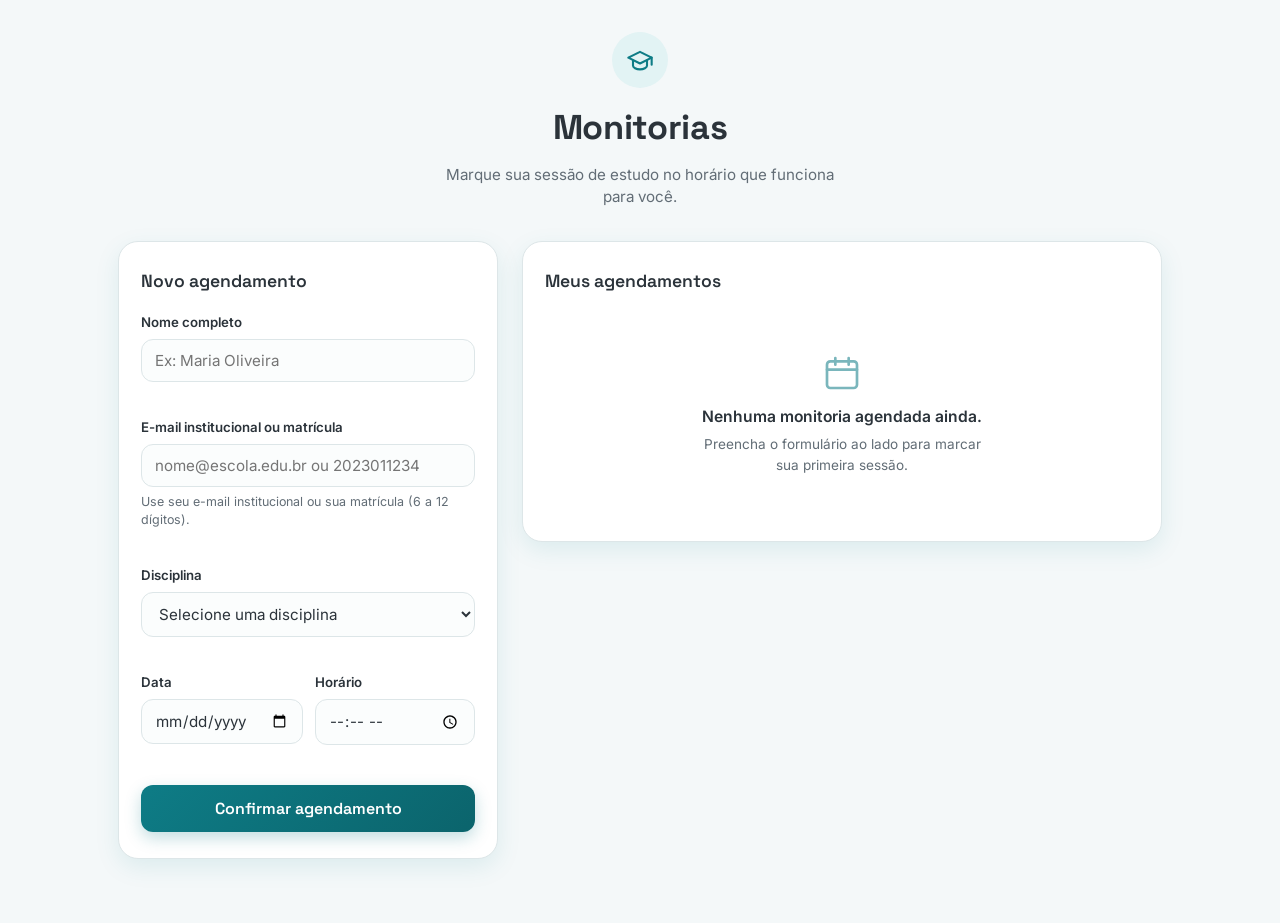
<file: index.html>
<!DOCTYPE html>
<html lang="pt-BR">
<head>
<meta charset="UTF-8">
<meta name="viewport" content="width=device-width, initial-scale=1.0">
<meta name="color-scheme" content="light">
<title>Sistema de Agendamento de Monitorias Acadêmicas</title>
<link rel="preconnect" href="https://fonts.googleapis.com">
<link rel="preconnect" href="https://fonts.gstatic.com" crossorigin>
<link href="https://fonts.googleapis.com/css2?family=Inter:wght@400;500;600;700&family=Space+Grotesk:wght@500;600;700&display=swap" rel="stylesheet">
<style>
  :root {
    --color-bg: #F4F8F9;
    --color-surface: #FFFFFF;
    --color-primary: #0E7C86;
    --color-primary-dark: #0B646C;
    --color-primary-light: #E2F3F4;
    --color-graphite: #2B333A;
    --color-graphite-soft: #626D76;
    --color-border: #DDE6E8;
    --color-danger: #C1554A;
    --color-danger-light: #FBEAE8;
    --radius-md: 12px;
    --radius-lg: 20px;
    --shadow-soft: 0 8px 24px rgba(14, 124, 134, 0.10);
    --shadow-hover: 0 14px 32px rgba(14, 124, 134, 0.16);
    --font-display: 'Space Grotesk', sans-serif;
    --font-body: 'Inter', sans-serif;
  }

  * { box-sizing: border-box; margin: 0; padding: 0; }

  html { -webkit-text-size-adjust: 100%; }

  body {
    font-family: var(--font-body);
    background-color: var(--color-bg);
    color: var(--color-graphite);
    line-height: 1.5;
    min-height: 100vh;
  }

  .page {
    max-width: 1080px;
    margin: 0 auto;
    padding: 32px 18px 64px;
  }

  .hero {
    display: flex;
    flex-direction: column;
    align-items: center;
    text-align: center;
    gap: 10px;
    margin-bottom: 32px;
  }

  .hero-icon {
    width: 56px;
    height: 56px;
    border-radius: 50%;
    background: var(--color-primary-light);
    color: var(--color-primary);
    display: flex;
    align-items: center;
    justify-content: center;
    margin-bottom: 4px;
  }

  .hero h1 {
    font-family: var(--font-display);
    font-weight: 700;
    font-size: clamp(1.6rem, 4vw, 2.15rem);
    color: var(--color-graphite);
    letter-spacing: -0.01em;
  }

  .hero-subtitle {
    color: var(--color-graphite-soft);
    font-size: 0.95rem;
    max-width: 420px;
  }

  .layout {
    display: flex;
    flex-direction: column;
    gap: 20px;
  }

  @media (min-width: 860px) {
    .layout {
      display: grid;
      grid-template-columns: 380px 1fr;
      align-items: start;
      gap: 24px;
    }
  }

  .panel {
    background: var(--color-surface);
    border: 1px solid var(--color-border);
    border-radius: var(--radius-lg);
    box-shadow: var(--shadow-soft);
    padding: 26px 22px;
  }

  .panel h2 {
    font-family: var(--font-display);
    font-weight: 600;
    font-size: 1.1rem;
    margin-bottom: 18px;
    color: var(--color-graphite);
  }

  .field {
    display: flex;
    flex-direction: column;
    gap: 6px;
    margin-bottom: 16px;
  }

  .field-row {
    display: grid;
    grid-template-columns: 1fr 1fr;
    gap: 12px;
  }

  @media (max-width: 420px) {
    .field-row { grid-template-columns: 1fr; }
  }

  label {
    font-size: 0.83rem;
    font-weight: 600;
    color: var(--color-graphite);
  }

  input, select {
    font-family: var(--font-body);
    font-size: 0.95rem;
    padding: 11px 13px;
    border-radius: var(--radius-md);
    border: 1.5px solid var(--color-border);
    background: #FBFDFD;
    color: var(--color-graphite);
    width: 100%;
    transition: border-color 0.18s ease, box-shadow 0.18s ease;
  }

  input:focus, select:focus {
    outline: none;
    border-color: var(--color-primary);
    box-shadow: 0 0 0 4px var(--color-primary-light);
  }

  input.input-error, select.input-error {
    border-color: var(--color-danger);
  }

  input.input-error:focus, select.input-error:focus {
    box-shadow: 0 0 0 4px var(--color-danger-light);
  }

  .field-hint {
    font-size: 0.78rem;
    color: var(--color-graphite-soft);
  }

  .field-error {
    font-size: 0.8rem;
    color: var(--color-danger);
    min-height: 1.1em;
  }

  .btn-primary {
    margin-top: 4px;
    width: 100%;
    padding: 13px;
    border: none;
    border-radius: var(--radius-md);
    background: linear-gradient(135deg, var(--color-primary), var(--color-primary-dark));
    color: #fff;
    font-family: var(--font-display);
    font-weight: 600;
    font-size: 1rem;
    cursor: pointer;
    box-shadow: 0 6px 16px rgba(14, 124, 134, 0.25);
    transition: transform 0.18s ease, box-shadow 0.18s ease;
  }

  .btn-primary:hover {
    transform: translateY(-2px);
    box-shadow: var(--shadow-hover);
  }

  .btn-primary:active { transform: translateY(0); }

  .empty-state {
    display: flex;
    flex-direction: column;
    align-items: center;
    text-align: center;
    gap: 6px;
    padding: 40px 12px;
    color: var(--color-graphite-soft);
  }

  .empty-state svg { color: var(--color-primary); opacity: 0.55; margin-bottom: 6px; }
  .empty-state p { font-weight: 600; color: var(--color-graphite); font-size: 0.98rem; }
  .empty-state span { font-size: 0.85rem; max-width: 280px; }

  .appointments-list {
    list-style: none;
    display: flex;
    flex-direction: column;
    gap: 12px;
  }

  .appointment-card {
    display: flex;
    justify-content: space-between;
    align-items: center;
    gap: 14px;
    background: #FBFDFD;
    border: 1px solid var(--color-border);
    border-left: 4px solid var(--color-primary);
    border-radius: var(--radius-md);
    padding: 14px 16px;
    transition: transform 0.18s ease, box-shadow 0.18s ease;
  }

  .appointment-card:hover {
    transform: translateX(3px);
    box-shadow: var(--shadow-soft);
  }

  .appointment-main {
    display: flex;
    flex-direction: column;
    gap: 3px;
    min-width: 0;
  }

  .appointment-subject {
    font-weight: 700;
    font-size: 0.95rem;
    color: var(--color-graphite);
  }

  .appointment-datetime {
    font-size: 0.85rem;
    font-weight: 500;
    color: var(--color-primary-dark);
  }

  .appointment-student {
    font-size: 0.8rem;
    color: var(--color-graphite-soft);
    overflow-wrap: anywhere;
  }

  .btn-cancel {
    flex-shrink: 0;
    background: transparent;
    border: 1.5px solid var(--color-danger);
    color: var(--color-danger);
    padding: 8px 14px;
    border-radius: var(--radius-md);
    font-size: 0.82rem;
    font-weight: 600;
    font-family: var(--font-body);
    cursor: pointer;
    transition: background 0.18s ease, color 0.18s ease, transform 0.18s ease;
  }

  .btn-cancel:hover {
    background: var(--color-danger);
    color: #fff;
    transform: translateY(-1px);
  }

  button:focus-visible, input:focus-visible, select:focus-visible {
    outline: 3px solid var(--color-primary);
    outline-offset: 2px;
  }

  .toast {
    position: fixed;
    left: 50%;
    bottom: 24px;
    transform: translate(-50%, 16px);
    display: flex;
    align-items: center;
    gap: 10px;
    background: var(--color-graphite);
    color: #fff;
    padding: 14px 20px;
    border-radius: var(--radius-md);
    font-size: 0.9rem;
    font-weight: 500;
    box-shadow: 0 14px 32px rgba(0, 0, 0, 0.25);
    opacity: 0;
    pointer-events: none;
    transition: opacity 0.25s ease, transform 0.25s ease;
    z-index: 100;
    max-width: calc(100vw - 32px);
  }

  .toast.visible {
    opacity: 1;
    transform: translate(-50%, 0);
    pointer-events: auto;
  }

  .toast svg { color: #6FE3C4; flex-shrink: 0; }

  @media (prefers-reduced-motion: reduce) {
    * {
      animation-duration: 0.001ms !important;
      animation-iteration-count: 1 !important;
      transition-duration: 0.001ms !important;
      scroll-behavior: auto !important;
    }
  }
</style>
</head>
<body>
  <div class="page">
    <header class="hero">
      <div class="hero-icon" aria-hidden="true">
        <svg width="28" height="28" viewBox="0 0 24 24" fill="none" stroke="currentColor" stroke-width="1.8" stroke-linecap="round" stroke-linejoin="round">
          <path d="M22 10 12 5 2 10l10 5 10-5Z"></path>
          <path d="M6 12.5V17c0 1.5 2.7 3 6 3s6-1.5 6-3v-4.5"></path>
          <path d="M22 10v6"></path>
        </svg>
      </div>
      <h1>Monitorias</h1>
      <p class="hero-subtitle">Marque sua sessão de estudo no horário que funciona para você.</p>
    </header>

    <main class="layout">
      <section class="panel form-panel" aria-labelledby="form-title">
        <h2 id="form-title">Novo agendamento</h2>
        <form id="bookingForm" novalidate>
          <div class="field">
            <label for="studentName">Nome completo</label>
            <input
              type="text"
              id="studentName"
              name="studentName"
              placeholder="Ex: Maria Oliveira"
              autocomplete="name"
              required
              pattern="^[A-Za-zÀ-ÖØ-öø-ÿ']+(\s[A-Za-zÀ-ÖØ-öø-ÿ']+)+$"
              title="Informe seu nome completo (nome e sobrenome).">
            <span class="field-error" id="nameError"></span>
          </div>

          <div class="field">
            <label for="studentId">E-mail institucional ou matrícula</label>
            <input
              type="text"
              id="studentId"
              name="studentId"
              placeholder="nome@escola.edu.br ou 2023011234"
              autocomplete="email"
              required
              pattern="^([A-Za-z0-9._%+-]+@[A-Za-z0-9.-]+\.[A-Za-z]{2,}|\d{6,12})$"
              title="Informe um e-mail institucional válido ou uma matrícula com 6 a 12 dígitos.">
            <span class="field-hint">Use seu e-mail institucional ou sua matrícula (6 a 12 dígitos).</span>
            <span class="field-error" id="idError"></span>
          </div>

          <div class="field">
            <label for="subject">Disciplina</label>
            <select id="subject" name="subject" required>
              <option value="" disabled selected>Selecione uma disciplina</option>
              <option value="Matemática">Matemática</option>
              <option value="Língua Portuguesa">Língua Portuguesa</option>
              <option value="Física">Física</option>
              <option value="Química">Química</option>
              <option value="Biologia">Biologia</option>
              <option value="História">História</option>
              <option value="Geografia">Geografia</option>
              <option value="Língua Estrangeira (Inglês)">Língua Estrangeira (Inglês)</option>
              <option value="Filosofia">Filosofia</option>
              <option value="Sociologia">Sociologia</option>
              <option value="Informática/Algoritmos">Informática/Algoritmos</option>
            </select>
            <span class="field-error" id="subjectError"></span>
          </div>

          <div class="field-row">
            <div class="field">
              <label for="scheduleDate">Data</label>
              <input type="date" id="scheduleDate" name="scheduleDate" required>
              <span class="field-error" id="dateError"></span>
            </div>
            <div class="field">
              <label for="scheduleTime">Horário</label>
              <input type="time" id="scheduleTime" name="scheduleTime" required>
              <span class="field-error" id="timeError"></span>
            </div>
          </div>

          <button type="submit" class="btn-primary">Confirmar agendamento</button>
        </form>
      </section>

      <section class="panel list-panel" aria-labelledby="list-title">
        <h2 id="list-title">Meus agendamentos</h2>

        <div id="emptyState" class="empty-state">
          <svg width="40" height="40" viewBox="0 0 24 24" fill="none" stroke="currentColor" stroke-width="1.6" stroke-linecap="round" stroke-linejoin="round" aria-hidden="true">
            <rect x="3" y="5" width="18" height="16" rx="2"></rect>
            <path d="M16 3v4M8 3v4M3 10h18"></path>
          </svg>
          <p>Nenhuma monitoria agendada ainda.</p>
          <span>Preencha o formulário ao lado para marcar sua primeira sessão.</span>
        </div>

        <ul id="appointmentsList" class="appointments-list"></ul>
      </section>
    </main>
  </div>

  <div id="toast" class="toast" role="status" aria-live="polite">
    <svg width="20" height="20" viewBox="0 0 24 24" fill="none" stroke="currentColor" stroke-width="2.2" stroke-linecap="round" stroke-linejoin="round" aria-hidden="true">
      <path d="M20 6 9 17l-5-5"></path>
    </svg>
    <span id="toastMessage">Agendamento confirmado com sucesso!</span>
  </div>

  <script>
    const STORAGE_KEY = 'monitorias_agendamentos';

    const form = document.getElementById('bookingForm');
    const nameInput = document.getElementById('studentName');
    const idInput = document.getElementById('studentId');
    const subjectInput = document.getElementById('subject');
    const dateInput = document.getElementById('scheduleDate');
    const timeInput = document.getElementById('scheduleTime');

    const nameError = document.getElementById('nameError');
    const idError = document.getElementById('idError');
    const subjectError = document.getElementById('subjectError');
    const dateError = document.getElementById('dateError');
    const timeError = document.getElementById('timeError');

    const listEl = document.getElementById('appointmentsList');
    const emptyState = document.getElementById('emptyState');
    const toast = document.getElementById('toast');
    const toastMessage = document.getElementById('toastMessage');

    const NAME_PATTERN = /^[A-Za-zÀ-ÖØ-öø-ÿ']+(\s[A-Za-zÀ-ÖØ-öø-ÿ']+)+$/;
    const ID_PATTERN = /^([A-Za-z0-9._%+-]+@[A-Za-z0-9.-]+\.[A-Za-z]{2,}|\d{6,12})$/;

    let toastTimeout;

    document.addEventListener('DOMContentLoaded', () => {
      setMinDate();
      renderAppointments();
      attachErrorClearing();
    });

    function setMinDate() {
      dateInput.setAttribute('min', formatDateForInput(new Date()));
    }

    function formatDateForInput(date) {
      const y = date.getFullYear();
      const m = String(date.getMonth() + 1).padStart(2, '0');
      const d = String(date.getDate()).padStart(2, '0');
      return `${y}-${m}-${d}`;
    }

    function formatDateForDisplay(dateStr) {
      const [y, m, d] = dateStr.split('-').map(Number);
      const dateObj = new Date(y, m - 1, d);
      const formatted = dateObj.toLocaleDateString('pt-BR', {
        weekday: 'long',
        day: 'numeric',
        month: 'long',
        year: 'numeric'
      });
      return formatted.charAt(0).toUpperCase() + formatted.slice(1);
    }

    function getAppointments() {
      try {
        const raw = localStorage.getItem(STORAGE_KEY);
        return raw ? JSON.parse(raw) : [];
      } catch (err) {
        return [];
      }
    }

    function saveAppointments(list) {
      localStorage.setItem(STORAGE_KEY, JSON.stringify(list));
    }

    function generateId() {
      if (window.crypto && typeof window.crypto.randomUUID === 'function') {
        return window.crypto.randomUUID();
      }
      return `${Date.now()}-${Math.random().toString(16).slice(2)}`;
    }

    function escapeHtml(str) {
      const div = document.createElement('div');
      div.textContent = str;
      return div.innerHTML;
    }

    function renderAppointments() {
      const appointments = getAppointments().slice().sort((a, b) => {
        const dtA = new Date(`${a.date}T${a.time}`);
        const dtB = new Date(`${b.date}T${b.time}`);
        return dtA - dtB;
      });

      listEl.innerHTML = '';

      if (appointments.length === 0) {
        emptyState.style.display = 'flex';
        listEl.style.display = 'none';
        return;
      }

      emptyState.style.display = 'none';
      listEl.style.display = 'flex';

      appointments.forEach((appt) => {
        const li = document.createElement('li');
        li.className = 'appointment-card';
        li.dataset.id = appt.id;

        const formattedDate = formatDateForDisplay(appt.date);
        const safeSubject = escapeHtml(appt.subject);
        const safeName = escapeHtml(appt.name);
        const safeTime = escapeHtml(appt.time);

        li.innerHTML = `
          <div class="appointment-main">
            <span class="appointment-subject">${safeSubject}</span>
            <span class="appointment-datetime">${formattedDate} às ${safeTime}</span>
            <span class="appointment-student">${safeName}</span>
          </div>
          <button type="button" class="btn-cancel" data-id="${appt.id}" aria-label="Cancelar agendamento de ${safeSubject}">Cancelar agendamento</button>
        `;

        listEl.appendChild(li);
      });
    }

    function clearFieldErrors() {
      [nameError, idError, subjectError, dateError, timeError].forEach((el) => {
        el.textContent = '';
      });
      [nameInput, idInput, subjectInput, dateInput, timeInput].forEach((el) => {
        el.classList.remove('input-error');
      });
    }

    function showFieldError(inputEl, errorEl, message) {
      inputEl.classList.add('input-error');
      errorEl.textContent = message;
    }

    function attachErrorClearing() {
      const fields = [
        [nameInput, nameError],
        [idInput, idError],
        [subjectInput, subjectError],
        [dateInput, dateError],
        [timeInput, timeError]
      ];
      fields.forEach(([inputEl, errorEl]) => {
        const clear = () => {
          inputEl.classList.remove('input-error');
          errorEl.textContent = '';
        };
        inputEl.addEventListener('input', clear);
        inputEl.addEventListener('change', clear);
      });
    }

    function validateForm() {
      clearFieldErrors();
      let isValid = true;

      const nameValue = nameInput.value.trim();
      if (!nameValue || !NAME_PATTERN.test(nameValue)) {
        showFieldError(nameInput, nameError, 'Informe seu nome completo (nome e sobrenome).');
        isValid = false;
      }

      const idValue = idInput.value.trim();
      if (!idValue || !ID_PATTERN.test(idValue)) {
        showFieldError(idInput, idError, 'Informe um e-mail institucional válido ou uma matrícula com 6 a 12 dígitos.');
        isValid = false;
      }

      if (!subjectInput.value) {
        showFieldError(subjectInput, subjectError, 'Selecione uma disciplina.');
        isValid = false;
      }

      const todayStr = formatDateForInput(new Date());
      if (!dateInput.value) {
        showFieldError(dateInput, dateError, 'Selecione uma data.');
        isValid = false;
      } else if (dateInput.value < todayStr) {
        showFieldError(dateInput, dateError, 'A data não pode estar no passado.');
        isValid = false;
      }

      if (!timeInput.value) {
        showFieldError(timeInput, timeError, 'Selecione um horário.');
        isValid = false;
      }

      return isValid;
    }

    function showToast(message) {
      toastMessage.textContent = message;
      toast.classList.add('visible');
      clearTimeout(toastTimeout);
      toastTimeout = setTimeout(() => toast.classList.remove('visible'), 3000);
    }

    form.addEventListener('submit', (e) => {
      e.preventDefault();

      if (!validateForm()) return;

      const appointment = {
        id: generateId(),
        name: nameInput.value.trim(),
        studentId: idInput.value.trim(),
        subject: subjectInput.value,
        date: dateInput.value,
        time: timeInput.value
      };

      const appointments = getAppointments();
      appointments.push(appointment);
      saveAppointments(appointments);
      renderAppointments();
      showToast('Agendamento confirmado com sucesso!');

      form.reset();
      setMinDate();
    });

    listEl.addEventListener('click', (e) => {
      const btn = e.target.closest('.btn-cancel');
      if (!btn) return;

      const id = btn.dataset.id;
      const appointments = getAppointments().filter((appt) => appt.id !== id);
      saveAppointments(appointments);
      renderAppointments();
    });
  </script>
</body>
</html>
</file>
